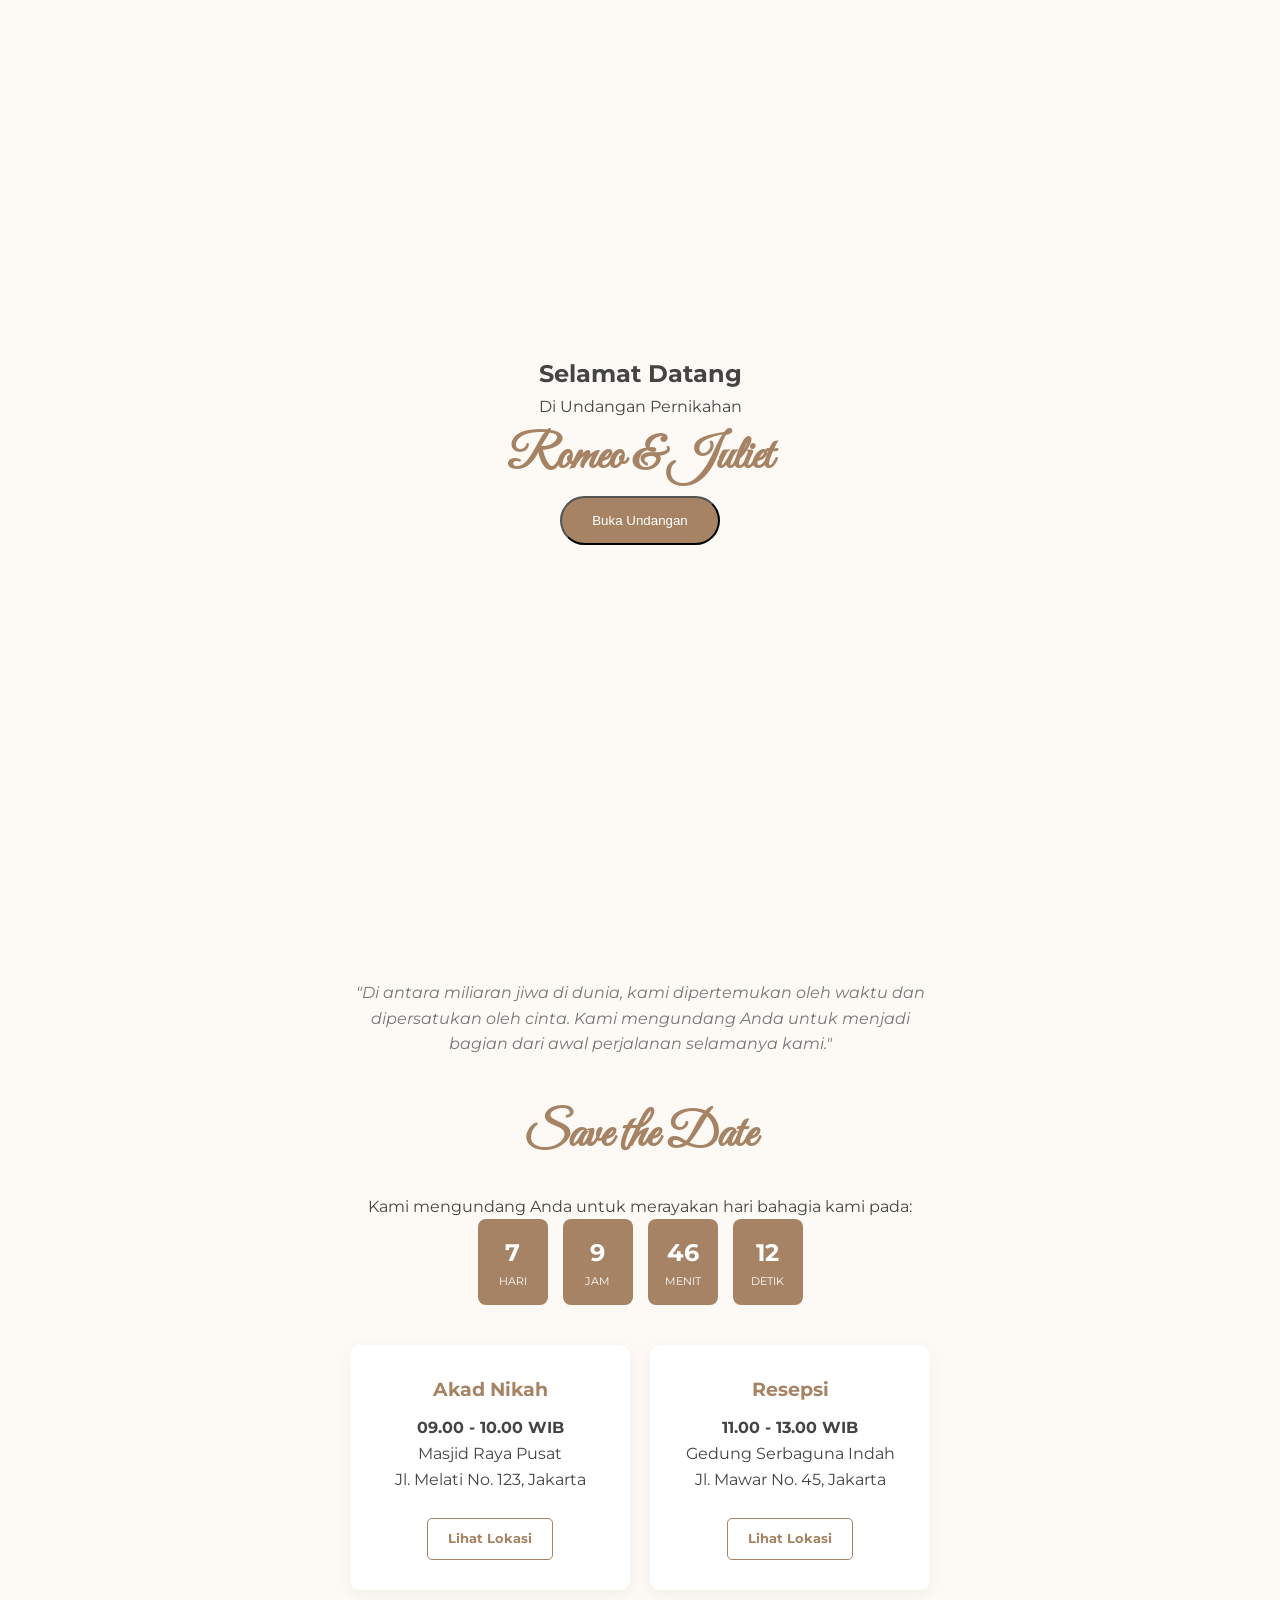
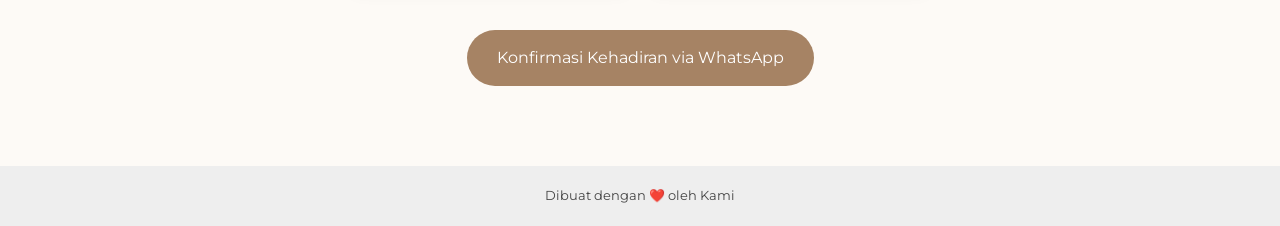
<file: index.html>
<!DOCTYPE html>
<html lang="id">
<head>
    <meta charset="UTF-8">
    <meta name="viewport" content="width=device-width, initial-scale=1.0">
    <title>Undangan Pernikahan - Romeo & Juliet</title>
    <link rel="stylesheet" href="style.css">
    <link href="https://fonts.googleapis.com/css2?family=Great+Vibes&family=Montserrat:wght@300;400&display=swap" rel="stylesheet">
</head>
<body>
<audio id="weddingSong" loop>
    <source src="paulyudin-wedding-485932.mp3" type="audio/mpeg">
    Browser Anda tidak mendukung elemen audio.
</audio>

<div id="music-control" onclick="toggleMusic()">
    <span id="music-icon">🎵</span>
</div>

<div id="overlay">
    <div class="overlay-content">
        <h2>Selamat Datang</h2>
        <p>Di Undangan Pernikahan</p>
        <h1>Romeo & Juliet</h1>
        <button class="btn" onclick="startWedding()">Buka Undangan</button>
    </div>
</div>
    <section class="hero">
        <div class="hero-content">
            <h3>The Wedding of</h3>
            <h1>Romeo & Juliet</h1>
            <p>12 . 12 . 2026</p>
        </div>
    </section>

    <section class="details">
        <div class="quotes" style="max-width: 600px; margin: 0 auto 40px; font-style: italic; color: #777;">
    <p>"Di antara miliaran jiwa di dunia, kami dipertemukan oleh waktu dan dipersatukan oleh cinta. Kami mengundang Anda untuk menjadi bagian dari awal perjalanan selamanya kami."</p>
</div>
        <h2>Save the Date</h2>
        <p>Kami mengundang Anda untuk merayakan hari bahagia kami pada:</p>
        
        <div id="countdown">
    <div class="countdown-item">
        <span id="days">00</span>
        <p>Hari</p>
    </div>
    <div class="countdown-item">
        <span id="hours">00</span>
        <p>Jam</p>
    </div>
    <div class="countdown-item">
        <span id="minutes">00</span>
        <p>Menit</p>
    </div>
    <div class="countdown-item">
        <span id="seconds">00</span>
        <p>Detik</p>
    </div>
</div>
        <div class="info-grid">
    <div class="card">
        <h3>Akad Nikah</h3>
        <p><strong>09.00 - 10.00 WIB</strong></p>
        <p>Masjid Raya Pusat</p>
        <p>Jl. Melati No. 123, Jakarta</p>
        <br>
        <a href="https://www.google.com/maps/search/?api=1&query=Masjid+Raya+Pusat" 
           target="_blank" class="btn-small">Lihat Lokasi</a>
    </div>

    <div class="card">
        <h3>Resepsi</h3>
        <p><strong>11.00 - 13.00 WIB</strong></p>
        <p>Gedung Serbaguna Indah</p>
        <p>Jl. Mawar No. 45, Jakarta</p>
        <br>
        <a href="https://www.google.com/maps/search/?api=1&query=Gedung+Serbaguna+Indah" 
           target="_blank" class="btn-small">Lihat Lokasi</a>
    </div>
</div>

        <a href="https://wa.me/628123456789?text=Halo!%20Saya%20ingin%20konfirmasi%20kehadiran%20di%20acara%20pernikahan%20kalian." class="btn">
    Konfirmasi Kehadiran via WhatsApp
</a>
    </section>

    <footer>
        <p>Dibuat dengan ❤️ oleh Kami</p>
    </footer>
<script>
    // Atur tanggal pernikahan (Tahun, Bulan-1, Tanggal, Jam, Menit)
    const weddingDate = new Date("Dec 12, 2026 09:00:00").getTime();

    const timer = setInterval(function() {
        const now = new Date().getTime();
        const distance = weddingDate - now;

        const days = Math.floor(distance / (1000 * 60 * 60 * 24));
        const hours = Math.floor((distance % (1000 * 60 * 60 * 24)) / (1000 * 60 * 60));
        const minutes = Math.floor((distance % (1000 * 60 * 60)) / (1000 * 60));
        const seconds = Math.floor((distance % (1000 * 60)) / 1000);

        document.getElementById("days").innerHTML = days;
        document.getElementById("hours").innerHTML = hours;
        document.getElementById("minutes").innerHTML = minutes;
        document.getElementById("seconds").innerHTML = seconds;

        if (distance < 0) {
            clearInterval(timer);
            document.getElementById("countdown").innerHTML = "HARI BAHAGIA TELAH TIBA!";
        }
    }, 1000);
</script>
<script>
    const song = document.getElementById("weddingSong");
    const overlay = document.getElementById("overlay");
    const icon = document.getElementById("music-icon");

    function startWedding() {
        // Hilangkan overlay
        overlay.style.opacity = "0";
        setTimeout(() => {
            overlay.style.display = "none";
        }, 800);

        // Putar musik
        song.play();
    }

    function toggleMusic() {
        if (song.paused) {
            song.play();
            icon.innerHTML = "🎵";
        } else {
            song.pause();
            icon.innerHTML = "🔇";
        }
    }
</script>
</body>
</html>
</file>
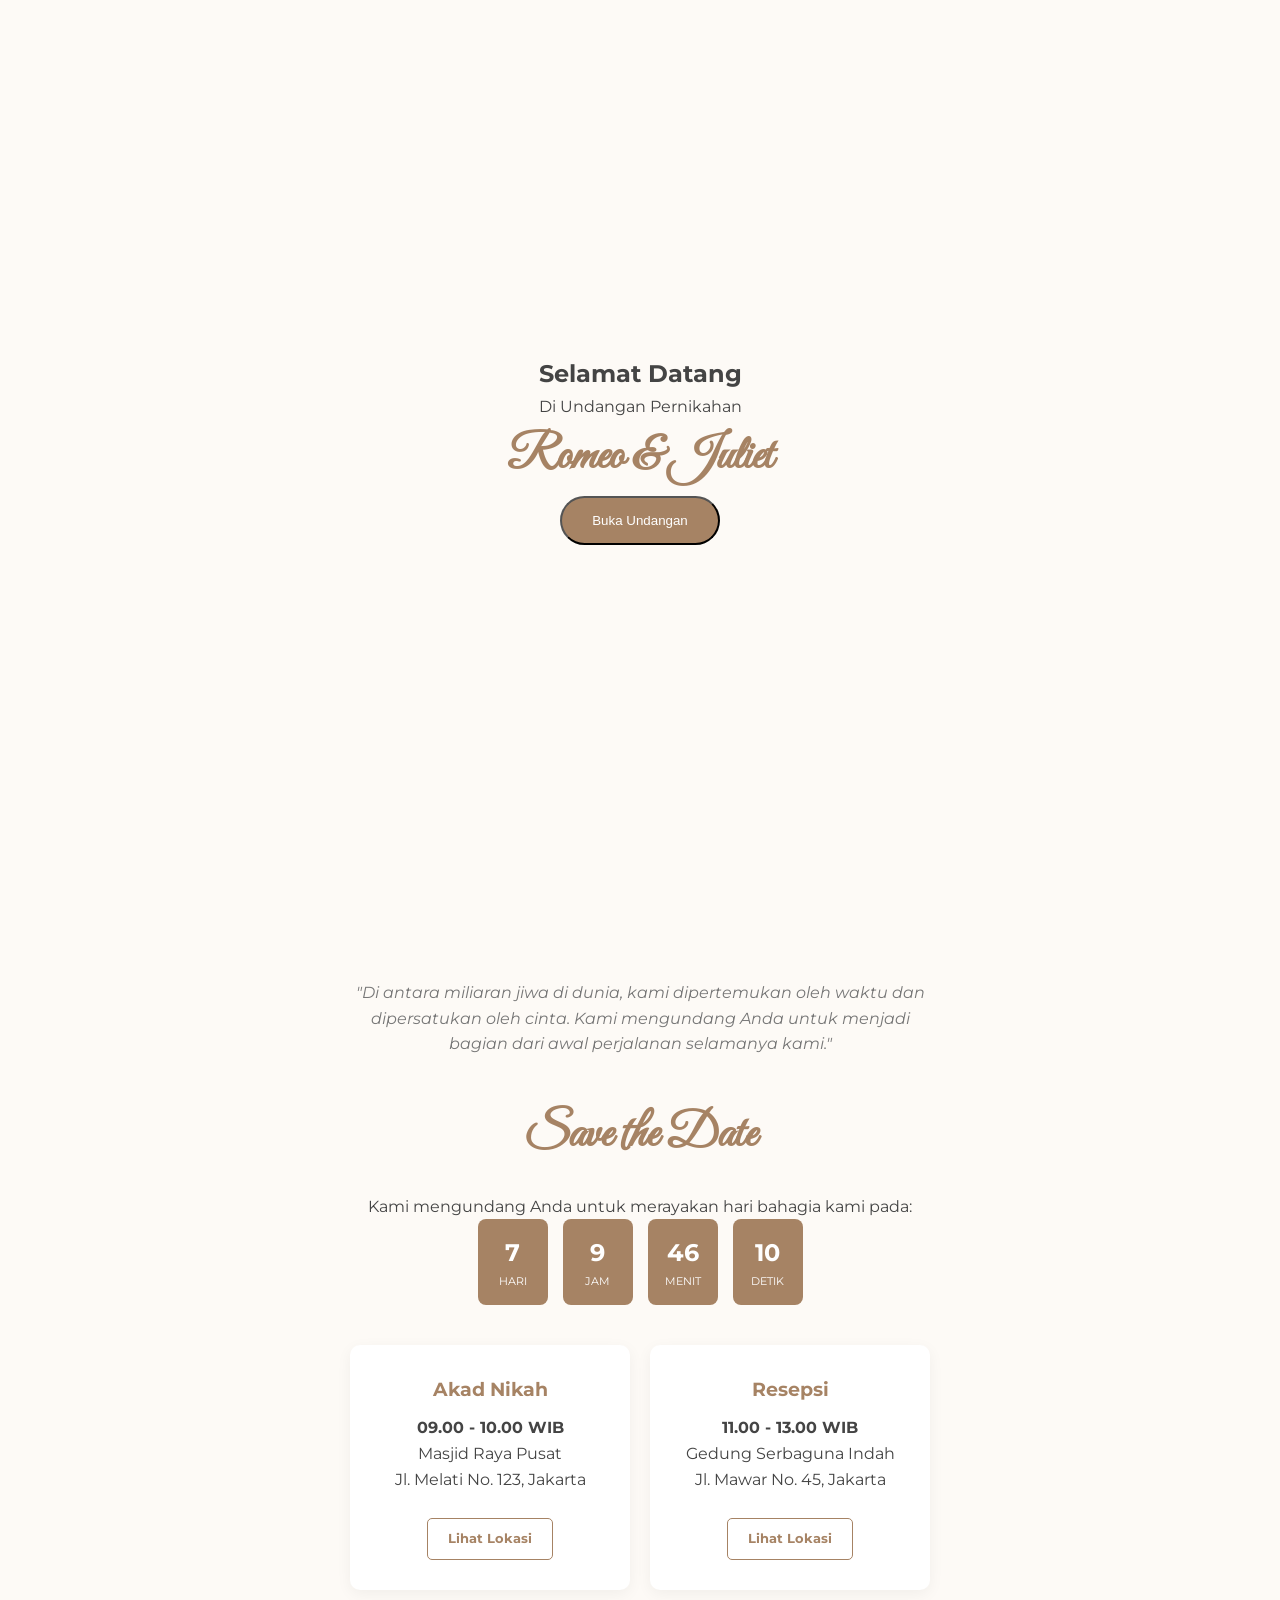
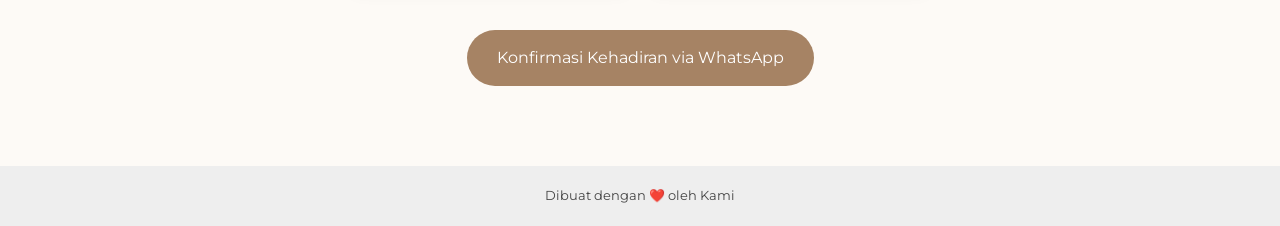
<file: desain undangan.html>
<!DOCTYPE html>
<html lang="id">
<head>
    <meta charset="UTF-8">
    <meta name="viewport" content="width=device-width, initial-scale=1.0">
    <title>Undangan Pernikahan - Romeo & Juliet</title>
    <link rel="stylesheet" href="style.css">
    <link href="https://fonts.googleapis.com/css2?family=Great+Vibes&family=Montserrat:wght@300;400&display=swap" rel="stylesheet">
</head>
<body>
<audio id="weddingSong" loop>
    <source src="paulyudin-wedding-485932.mp3" type="audio/mpeg">
    Browser Anda tidak mendukung elemen audio.
</audio>

<div id="music-control" onclick="toggleMusic()">
    <span id="music-icon">🎵</span>
</div>

<div id="overlay">
    <div class="overlay-content">
        <h2>Selamat Datang</h2>
        <p>Di Undangan Pernikahan</p>
        <h1>Romeo & Juliet</h1>
        <button class="btn" onclick="startWedding()">Buka Undangan</button>
    </div>
</div>
    <section class="hero">
        <div class="hero-content">
            <h3>The Wedding of</h3>
            <h1>Romeo & Juliet</h1>
            <p>12 . 12 . 2026</p>
        </div>
    </section>

    <section class="details">
        <div class="quotes" style="max-width: 600px; margin: 0 auto 40px; font-style: italic; color: #777;">
    <p>"Di antara miliaran jiwa di dunia, kami dipertemukan oleh waktu dan dipersatukan oleh cinta. Kami mengundang Anda untuk menjadi bagian dari awal perjalanan selamanya kami."</p>
</div>
        <h2>Save the Date</h2>
        <p>Kami mengundang Anda untuk merayakan hari bahagia kami pada:</p>
        
        <div id="countdown">
    <div class="countdown-item">
        <span id="days">00</span>
        <p>Hari</p>
    </div>
    <div class="countdown-item">
        <span id="hours">00</span>
        <p>Jam</p>
    </div>
    <div class="countdown-item">
        <span id="minutes">00</span>
        <p>Menit</p>
    </div>
    <div class="countdown-item">
        <span id="seconds">00</span>
        <p>Detik</p>
    </div>
</div>
        <div class="info-grid">
    <div class="card">
        <h3>Akad Nikah</h3>
        <p><strong>09.00 - 10.00 WIB</strong></p>
        <p>Masjid Raya Pusat</p>
        <p>Jl. Melati No. 123, Jakarta</p>
        <br>
        <a href="https://www.google.com/maps/search/?api=1&query=Masjid+Raya+Pusat" 
           target="_blank" class="btn-small">Lihat Lokasi</a>
    </div>

    <div class="card">
        <h3>Resepsi</h3>
        <p><strong>11.00 - 13.00 WIB</strong></p>
        <p>Gedung Serbaguna Indah</p>
        <p>Jl. Mawar No. 45, Jakarta</p>
        <br>
        <a href="https://www.google.com/maps/search/?api=1&query=Gedung+Serbaguna+Indah" 
           target="_blank" class="btn-small">Lihat Lokasi</a>
    </div>
</div>

        <a href="https://wa.me/628123456789?text=Halo!%20Saya%20ingin%20konfirmasi%20kehadiran%20di%20acara%20pernikahan%20kalian." class="btn">
    Konfirmasi Kehadiran via WhatsApp
</a>
    </section>

    <footer>
        <p>Dibuat dengan ❤️ oleh Kami</p>
    </footer>
<script>
    // Atur tanggal pernikahan (Tahun, Bulan-1, Tanggal, Jam, Menit)
    const weddingDate = new Date("Dec 12, 2026 09:00:00").getTime();

    const timer = setInterval(function() {
        const now = new Date().getTime();
        const distance = weddingDate - now;

        const days = Math.floor(distance / (1000 * 60 * 60 * 24));
        const hours = Math.floor((distance % (1000 * 60 * 60 * 24)) / (1000 * 60 * 60));
        const minutes = Math.floor((distance % (1000 * 60 * 60)) / (1000 * 60));
        const seconds = Math.floor((distance % (1000 * 60)) / 1000);

        document.getElementById("days").innerHTML = days;
        document.getElementById("hours").innerHTML = hours;
        document.getElementById("minutes").innerHTML = minutes;
        document.getElementById("seconds").innerHTML = seconds;

        if (distance < 0) {
            clearInterval(timer);
            document.getElementById("countdown").innerHTML = "HARI BAHAGIA TELAH TIBA!";
        }
    }, 1000);
</script>
<script>
    const song = document.getElementById("weddingSong");
    const overlay = document.getElementById("overlay");
    const icon = document.getElementById("music-icon");

    function startWedding() {
        // Hilangkan overlay
        overlay.style.opacity = "0";
        setTimeout(() => {
            overlay.style.display = "none";
        }, 800);

        // Putar musik
        song.play();
    }

    function toggleMusic() {
        if (song.paused) {
            song.play();
            icon.innerHTML = "🎵";
        } else {
            song.pause();
            icon.innerHTML = "🔇";
        }
    }
</script>
</body>
</html>
</file>
<file: style.css>
* {
    margin: 0;
    padding: 0;
    box-sizing: border-box;
}

body {
    font-family: 'Montserrat', sans-serif;
    color: #444;
    line-height: 1.6;
    text-align: center;
}

/* Bagian Atas / Hero */
.hero {
    background: linear-gradient(rgba(0,0,0,0.4), rgba(0,0,0,0.4)), 
                url('https://images.unsplash.com/photo-1519741497674-611481863552?q=80&w=2070') no-repeat center center/cover;
    height: 100vh;
    display: flex;
    align-items: center;
    justify-content: center;
    color: white;
}

.hero h1 {
    font-family: 'Great Vibes', cursive;
    font-size: 5rem;
    margin: 10px 0;
}

.hero h3 {
    text-transform: uppercase;
    letter-spacing: 5px;
}

/* Detail Acara */
.details {
    padding: 80px 20px;
    background-color: #fdfaf6;
}

.details h2 {
    font-family: 'Great Vibes', cursive;
    font-size: 3rem;
    color: #a68364;
    margin-bottom: 20px;
}

.info-grid {
    display: flex;
    justify-content: center;
    gap: 20px;
    flex-wrap: wrap;
    margin: 40px 0;
}

.card {
    background: white;
    padding: 30px;
    border-radius: 10px;
    box-shadow: 0 4px 15px rgba(0,0,0,0.05);
    min-width: 280px;
}

.card h3 {
    color: #a68364;
    margin-bottom: 10px;
}

/* Tombol RSVP */
.btn-small {
    display: inline-block;
    padding: 10px 20px;
    background-color: transparent;
    color: #a68364;
    border: 1px solid #a68364;
    text-decoration: none;
    border-radius: 5px;
    font-size: 0.8rem;
    font-weight: bold;
    transition: 0.3s;
}

.btn-small:hover {
    background-color: #a68364;
    color: white;
}
.btn {
    display: inline-block;
    padding: 15px 30px;
    background-color: #a68364;
    color: white;
    text-decoration: none;
    border-radius: 50px;
    transition: 0.3s;
}

.btn:hover {
    background-color: #8c6d52;
}

footer {
    padding: 20px;
    font-size: 0.8rem;
    background: #eee;
}
#countdown {
    display: flex;
    justify-content: center;
    gap: 15px;
    margin-bottom: 40px;
}

.countdown-item {
    background: #a68364;
    color: white;
    padding: 15px;
    border-radius: 8px;
    min-width: 70px;
}

.countdown-item span {
    font-size: 1.5rem;
    font-weight: bold;
    display: block;
}

.countdown-item p {
    font-size: 0.7rem;
    margin: 0;
    text-transform: uppercase;
}
/* Overlay Pembuka */
#overlay {
    position: fixed;
    top: 0; left: 0; width: 100%; height: 100%;
    background: #fdfaf6;
    display: flex; align-items: center; justify-content: center;
    z-index: 9999;
    transition: 0.8s;
}

.overlay-content h1 {
    font-family: 'Great Vibes', cursive;
    font-size: 3rem;
    color: #a68364;
}

/* Tombol Musik Melayang */
#music-control {
    position: fixed;
    bottom: 20px;
    right: 20px;
    width: 50px;
    height: 50px;
    background: #a68364;
    border-radius: 50%;
    display: flex;
    align-items: center;
    justify-content: center;
    color: white;
    cursor: pointer;
    z-index: 1000;
    box-shadow: 0 4px 10px rgba(0,0,0,0.2);
}
</file>
